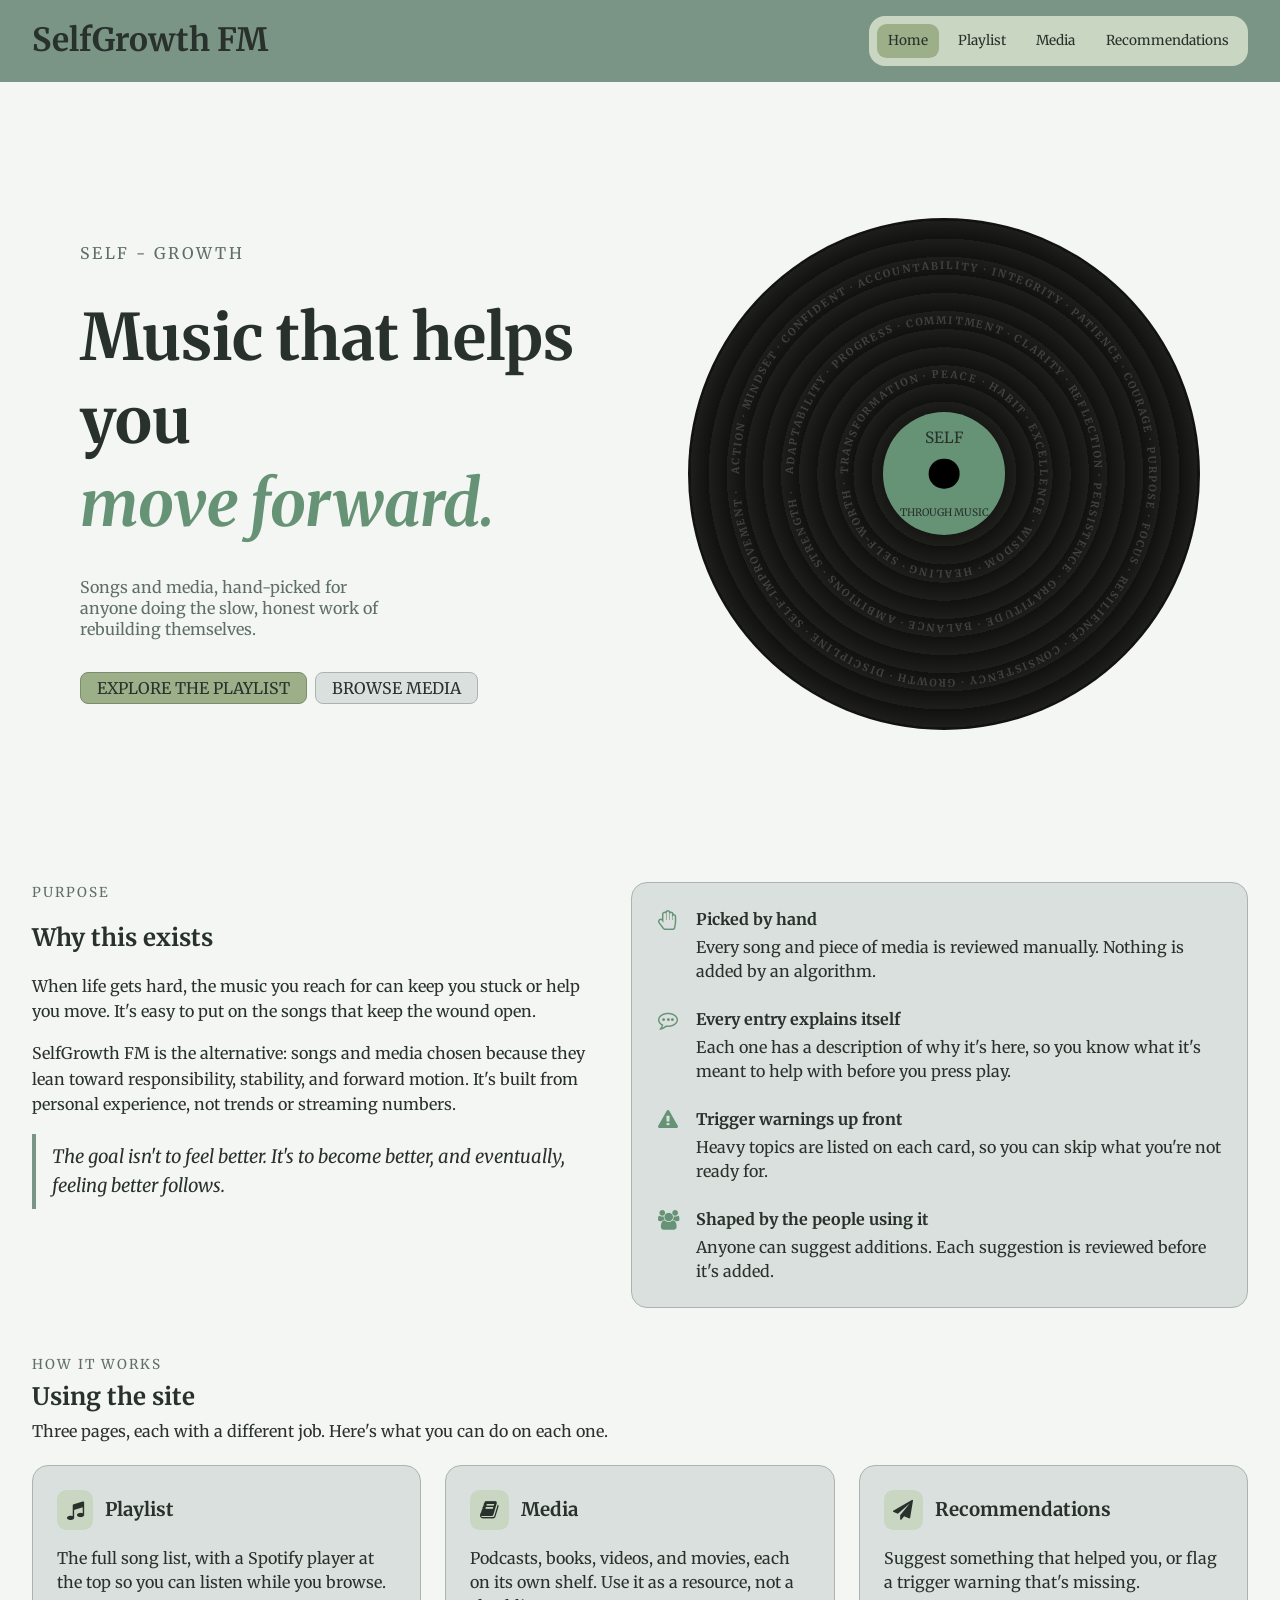
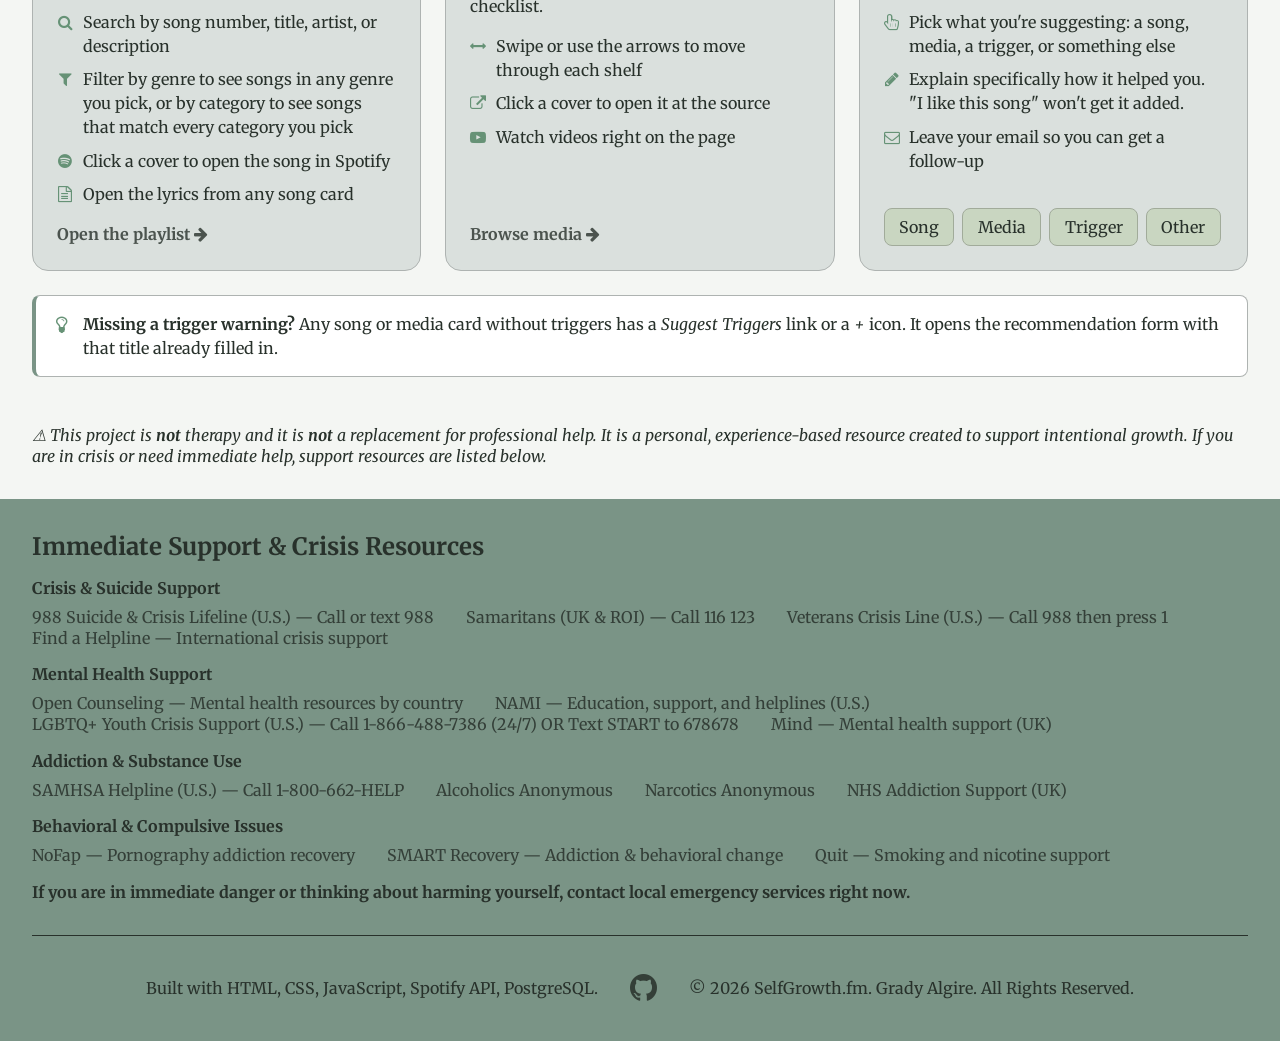
<file: index.html>
<!DOCTYPE html>
<html lang="en">

<head>
    <meta charset="UTF-8">
    <meta name="viewport" content="width=device-width, initial-scale=1.0">
    <title>SelfGrowth FM · Home</title>
    <link rel="stylesheet" href="/main.css">
    <link rel="stylesheet" href="/index.css">
    <link rel="preconnect" href="https://fonts.googleapis.com">
    <link rel="preconnect" href="https://fonts.gstatic.com" crossorigin>
    <link href="https://fonts.googleapis.com/css2?family=Merriweather:wght@400;700&display=swap" rel="stylesheet">
    <link rel="stylesheet" href="https://cdnjs.cloudflare.com/ajax/libs/font-awesome/4.7.0/css/font-awesome.min.css">
</head>

<body>

    <header>
        <h1><a href="/index.html">SelfGrowth FM</a></h1>
        <nav>
            <a href="/index.html" class="active">Home</a>
            <a href="/playlist/index.html">Playlist</a>
            <a href="/media/index.html">Media</a>
            <a href="/recommendations/index.html">Recommendations</a>
        </nav>
    </header>

    <main>

        <section class="home-hero">
            <div class="home-hero-text">
                <p class="home-eyebrow">SELF - GROWTH</p>
                <h2 class="home-title">
                    Music that helps you<br>
                    <em>move forward.</em>
                </h2>
                <p class="home-description">
                    Songs and media, hand-picked for anyone doing the slow, honest work of rebuilding themselves.
                </p>
                <div class="home-links">
                    <a href="/playlist/index.html" class="home-link primary">EXPLORE THE PLAYLIST</a>
                    <a href="/media/index.html" class="home-link">BROWSE MEDIA</a>
                </div>
            </div>
            <div class="vinyl" aria-hidden="true">
                <svg class="vinyl-word" viewBox="0 0 500 500" xmlns="http://www.w3.org/2000/svg">
                    <defs>

                        <!--
                        VINYL RECORD TEXT RINGS
                        ========================
                        This SVG sits inside .vinyl and spins with it automatically.

                        HOW TO ADJUST RINGS:
                        - The viewBox is "0 0 500 500", so the center is always 250,250
                        - Each ring is defined by its radius (e.g. 200 for outer, 94 for inner)
                        - To move a ring outward: increase the radius (max ~240 before hitting the edge)
                        - To move a ring inward: decrease the radius (min ~100 before hitting the label)
                        - To add a new ring: copy a <defs> path and <text> block, give it a new id, and set a new radius

                        HOW TO ADJUST TEXT:
                        - Edit the text content inside <textPath> to change words
                        - Use · as a separator between words so the loop looks intentional
                        - startOffset shifts where the text starts on the circle (0% = left edge, 25% = top, 50% = right edge)
                        - font-size, letter-spacing, and fill are controlled in index.css under .vinyl-word text

                        HOW THE PATH WORKS:
                        - "M 250,250" moves to center
                        - "m -RADIUS,0" shifts left to the starting point of the circle
                        - "a RADIUS,RADIUS 0 1,1 DIAMETER,0" draws the top half arc (DIAMETER = RADIUS * 2)
                        - "a RADIUS,RADIUS 0 1,1 -DIAMETER,0" draws the bottom half arc back
                        - Two arcs are used because SVG cannot draw a full 360° circle in one arc command
                        -->

                        <!-- inner ring 1 -->
                        <path id="ring-inner" d="M 250,250 m -94,0 a 94,94 0 1,1 188,0 a 94,94 0 1,1 -188,0" />
                        <!-- middle ring 2 -->
                        <path id="ring-middle" d="M 250,250 m -147,0 a 147,147 0 1,1 294,0 a 147,147 0 1,1 -294,0" />
                        <!-- outer ring 3 -->
                        <path id="ring-outer" d="M 250,250 m -200,0 a 200,200 0 1,1 400,0 a 200,200 0 1,1 -400,0" />
                    </defs>

                    <!-- inner ring text -->
                    <text>
                        <textPath href="#ring-inner" startOffset="0%">
                            TRANSFORMATION · PEACE · HABIT · EXCELLENCE · WISDOM · HEALING · SELF-WORTH ·
                        </textPath>
                    </text>

                    <!-- middle ring text -->
                    <text>
                        <textPath href="#ring-middle" startOffset="0%">
                            ADAPTABILITY · PROGRESS · COMMITMENT · CLARITY · REFLECTION · PERSISTENCE · GRATITUDE ·
                            BALANCE · AMBITIONS · STRENGTH ·
                        </textPath>
                    </text>

                    <!-- outer ring text -->
                    <text>
                        <textPath href="#ring-outer" startOffset="0%">
                            ACTION · MINDSET · CONFIDENT · ACCOUNTABILITY · INTEGRITY · PATIENCE · COURAGE · PURPOSE
                            · FOCUS · RESILIENCE · CONSISTENCY · GROWTH · DISCIPLINE · SELF-IMPROVEMENT ·
                        </textPath>
                    </text>
                </svg>
                <div class="vinyl-center">
                    <p class="vinyl-title">SELF</p>
                    <span class="vinyl-dot"></span>
                    <p class="vinyl-description">THROUGH MUSIC</p>
                </div>
            </div>
        </section>

        <section class="home-purpose">
            <div class="home-purpose-text">
                <p class="home-eyebrow">PURPOSE</p>
                <h2>Why this exists</h2>
                <p>
                    When life gets hard, the music you reach for can keep you stuck or help you move. It's easy to put on the songs that keep the wound open.
                </p>
                <p>
                    SelfGrowth FM is the alternative: songs and media chosen because they lean toward
                    responsibility, stability, and forward motion. It's built from personal experience, not trends or streaming numbers.
                </p>
                <blockquote class="home-purpose-quote">
                    The goal isn't to feel better. It's to become better, and eventually, feeling better follows.
                </blockquote>
            </div>
            <ul class="home-purpose-points">
                <li>
                    <i class="fa fa-hand-paper-o"></i>
                    <div>
                        <h3>Picked by hand</h3>
                        <p>Every song and piece of media is reviewed manually. Nothing is added by an algorithm.</p>
                    </div>
                </li>
                <li>
                    <i class="fa fa-commenting-o"></i>
                    <div>
                        <h3>Every entry explains itself</h3>
                        <p>Each one has a description of why it's here, so you know what it's meant to help with before you press play.</p>
                    </div>
                </li>
                <li>
                    <i class="fa fa-exclamation-triangle"></i>
                    <div>
                        <h3>Trigger warnings up front</h3>
                        <p>Heavy topics are listed on each card, so you can skip what you're not ready for.</p>
                    </div>
                </li>
                <li>
                    <i class="fa fa-users"></i>
                    <div>
                        <h3>Shaped by the people using it</h3>
                        <p>Anyone can suggest additions. Each suggestion is reviewed before it's added.</p>
                    </div>
                </li>
            </ul>
        </section>

        <section class="home-guide">
            <div class="home-guide-intro">
                <p class="home-eyebrow">HOW IT WORKS</p>
                <h2>Using the site</h2>
                <p>Three pages, each with a different job. Here's what you can do on each one.</p>
            </div>
            <div class="home-guide-cards">
                <article class="home-guide-card">
                    <div class="home-guide-header">
                        <i class="fa fa-music"></i>
                        <h3>Playlist</h3>
                    </div>
                    <p>The full song list, with a Spotify player at the top so you can listen while you browse.</p>
                    <ul>
                        <li><i class="fa fa-search"></i> Search by song number, title, artist, or description</li>
                        <li><i class="fa fa-filter"></i> Filter by genre to see songs in any genre you pick, or by category to see songs that match every category you pick</li>
                        <li><i class="fa fa-spotify"></i> Click a cover to open the song in Spotify</li>
                        <li><i class="fa fa-file-text-o"></i> Open the lyrics from any song card</li>
                    </ul>
                    <a href="/playlist/index.html" class="home-guide-link">Open the playlist <i class="fa fa-arrow-right"></i></a>
                </article>

                <article class="home-guide-card">
                    <div class="home-guide-header">
                        <i class="fa fa-book"></i>
                        <h3>Media</h3>
                    </div>
                    <p>Podcasts, books, videos, and movies, each on its own shelf. Use it as a resource, not a checklist.</p>
                    <ul>
                        <li><i class="fa fa-arrows-h"></i> Swipe or use the arrows to move through each shelf</li>
                        <li><i class="fa fa-external-link"></i> Click a cover to open it at the source</li>
                        <li><i class="fa fa-youtube-play"></i> Watch videos right on the page</li>
                    </ul>
                    <a href="/media/index.html" class="home-guide-link">Browse media <i class="fa fa-arrow-right"></i></a>
                </article>

                <article class="home-guide-card">
                    <div class="home-guide-header">
                        <i class="fa fa-paper-plane"></i>
                        <h3>Recommendations</h3>
                    </div>
                    <p>Suggest something that helped you, or flag a trigger warning that's missing.</p>
                    <ul>
                        <li><i class="fa fa-hand-pointer-o"></i> Pick what you're suggesting: a song, media, a trigger, or something else</li>
                        <li><i class="fa fa-pencil"></i> Explain specifically how it helped you. "I like this song" won't get it added.</li>
                        <li><i class="fa fa-envelope-o"></i> Leave your email so you can get a follow-up</li>
                    </ul>
                    <div class="home-guide-shortcuts">
                        <a href="/recommendations/?type=song">Song</a>
                        <a href="/recommendations/?type=media">Media</a>
                        <a href="/recommendations/?type=trigger">Trigger</a>
                        <a href="/recommendations/?type=other">Other</a>
                    </div>
                </article>
            </div>

            <div class="home-guide-tip">
                <i class="fa fa-lightbulb-o"></i>
                <p>
                    <strong>Missing a trigger warning?</strong> Any song or media card without triggers has a
                    <em>Suggest Triggers</em> link or a <em>+</em> icon. It opens the recommendation form with that title already filled in.
                </p>
            </div>
        </section>

        <p class="note">
            This project is <strong>not</strong> therapy and it is <strong>not</strong> a replacement for professional
            help. It is a personal, experience-based resource created to support intentional growth. If you are in
            crisis or need immediate help, support resources are listed below.
        </p>

    </main>

    <footer id="footer"></footer>

    <script src="/assets/footer.js"></script>
</body>

</html>
</file>
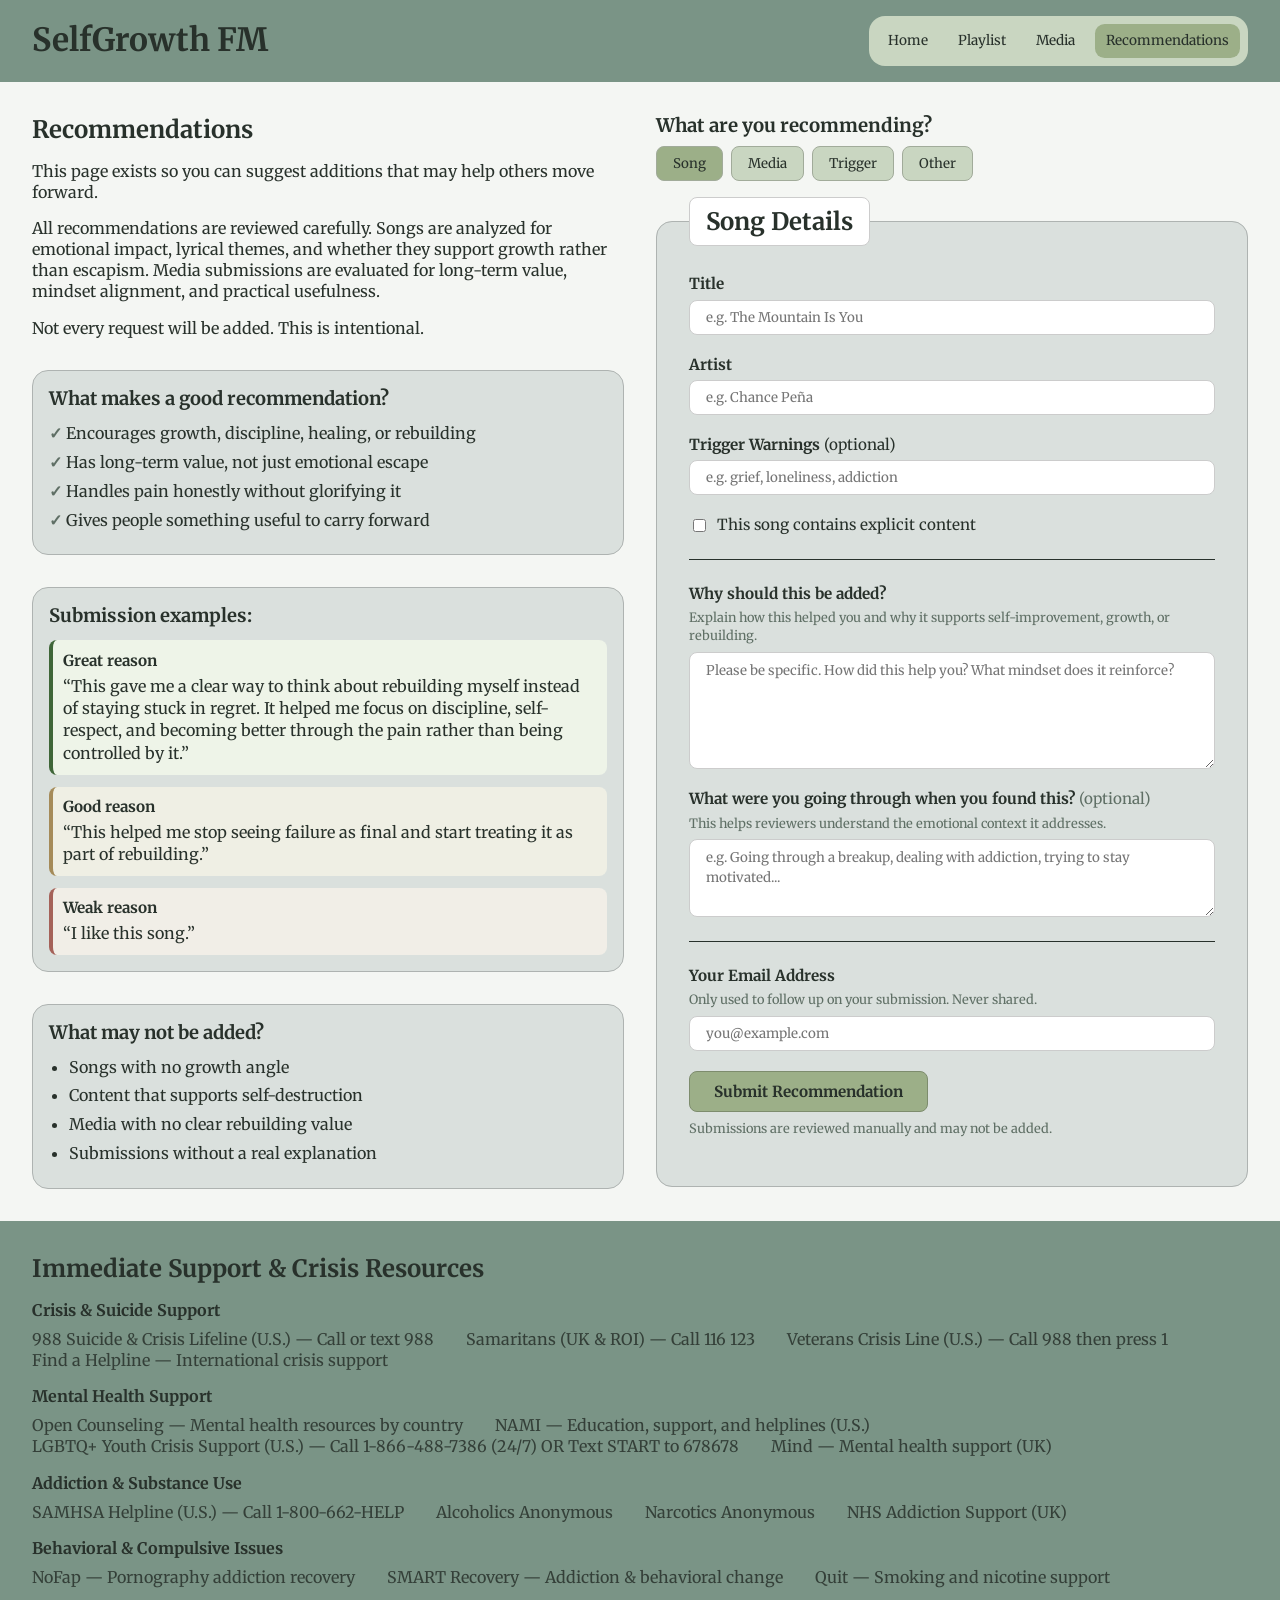
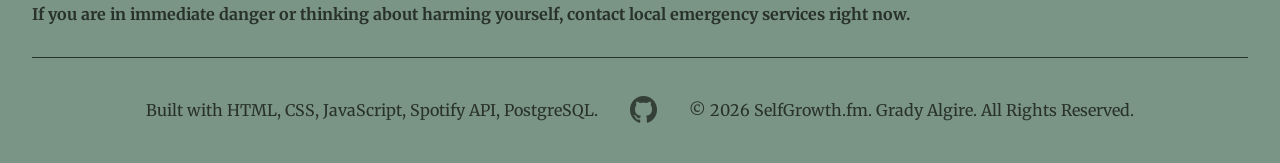
<file: recommendations/index.html>
<!DOCTYPE html>
<html lang="en">

<head>
    <meta charset="UTF-8">
    <meta name="viewport" content="width=device-width, initial-scale=1.0">
    <title>SelfGrowth FM · Recommendations</title>
    <link rel="stylesheet" href="/recommendations/index.css">
    <link rel="preconnect" href="https://fonts.googleapis.com">
    <link rel="preconnect" href="https://fonts.gstatic.com" crossorigin>
    <link href="https://fonts.googleapis.com/css2?family=Merriweather:wght@400;700&display=swap" rel="stylesheet">
    <link rel="stylesheet" href="https://cdnjs.cloudflare.com/ajax/libs/font-awesome/4.7.0/css/font-awesome.min.css">
</head>

<body>

    <header>
        <h1><a href="/index.html">SelfGrowth FM</a></h1>
        <nav>
            <a href="/index.html">Home</a>
            <a href="/playlist/index.html">Playlist</a>
            <a href="/media/index.html">Media</a>
            <a href="/recommendations/index.html" class="active">Recommendations</a>
        </nav>
    </header>

    <main>

        <section class="recommendations">

            <div class="recommendations-info">

                <div class="recommendations-hero">
                    <h2 class="page-title">Recommendations</h2>
                    <p>This page exists so you can suggest additions that may help others move forward.</p>
                    <p>All recommendations are reviewed carefully. Songs are analyzed for emotional impact, lyrical themes, and whether they support growth rather than escapism. Media submissions are evaluated for long-term value, mindset alignment, and practical usefulness.</p>
                    <p>Not every request will be added. This is intentional.</p>
                </div>

                <div class="recommendations-info-card">
                    <h2>What makes a good recommendation?</h2>
                    <ul class="recommendations-checklist">
                        <li>Encourages growth, discipline, healing, or rebuilding</li>
                        <li>Has long-term value, not just emotional escape</li>
                        <li>Handles pain honestly without glorifying it</li>
                        <li>Gives people something useful to carry forward</li>
                    </ul>
                </div>

                <div class="recommendations-info-card">
                    <h2>Submission examples:</h2>
                    <div class="recommendations-example great">
                        <h3>Great reason</h3>
                        <p>“This gave me a clear way to think about rebuilding myself instead of
                        staying stuck in regret. It helped me focus on discipline, self-respect,
                        and becoming better through the pain rather than being controlled by it.”</p>
                    </div>
                    <div class="recommendations-example good">
                        <h3>Good reason</h3>
                        <p>“This helped me stop seeing failure as final and start treating it as part of rebuilding.”</p>
                    </div>
                    <div class="recommendations-example weak">
                        <h3>Weak reason</h3>
                        <p>“I like this song.”</p>
                    </div>
                </div>

                <div class="recommendations-info-card">
                    <h2>What may not be added?</h2>
                    <ul>
                        <li>Songs with no growth angle</li>
                        <li>Content that supports self-destruction</li>
                        <li>Media with no clear rebuilding value</li>
                        <li>Submissions without a real explanation</li>
                    </ul>
                </div>
            </div>

            <div class="recommendations-form">
                <h3>What are you recommending?</h3>
                <div class="recommendation-options">
                    <button type="button" class="recommendation-option" onclick="loadForm('song', 0)">Song</button>
                    <button type="button" class="recommendation-option" onclick="loadForm('media', 1)">Media</button>
                    <button type="button" class="recommendation-option" onclick="loadForm('trigger', 2)">Trigger</button>
                    <button type="button" class="recommendation-option" onclick="loadForm('other', 3)">Other</button>
                </div>
                <!-- hidden form for netlify form detection -->
                <form name="recommendation-form" method="POST" data-netlify="true" hidden>
                    <input type="text" name="title">
                    <input type="text" name="artist">
                    <input type="text" name="triggers">
                    <input type="checkbox" name="explicit">
                    <input type="text" name="artist-author-creator">
                    <input type="url" name="link">
                    <select name="type"></select>
                    <input type="text" name="target_title">
                    <textarea name="suggestion"></textarea>
                    <textarea name="reason"></textarea>
                    <textarea name="context"></textarea>
                    <input type="email" name="email">
                </form>
                <!-- actual form users will see -->
                <form id="recommendation-form" name="recommendation-form" method="POST" class="recommendation-form" data-netlify="true"></form>
            </div>

        </section>

    </main>

    <footer id="footer"></footer>

    <script src="/recommendations/index.js"></script>
    <script src="/assets/footer.js"></script>
</body>

</html>
</file>
<file: main.css>
/*************** GLOBAL VARIABLES ***************/
:root {
    /*********** FONT ***********/
    --font-body: "Merriweather", serif;

    /*********** TEXT ***********/
    --text-primary: #28312b;
    --text-secondary: #5f6f65;

    /******** BACKGROUND ********/
    --bg-body: #f4f6f3;
    --bg-header: #7a9486;
    --bg-footer: #7a9486;
    --bg-card-primary: #dae0dd;
    --bg-button: #c9d6c1;
    --bg-button-hover:#b2c0a3;
    --bg-button-active: #9caf88;

    /********** BORDER **********/
    --border-primary: var(--text-primary);

    /********* DIVIDERS *********/
    --divider-primary: var(--text-primary);
}

/********************* BODY *********************/
body {
    /* Layout */
    display: flex;
    flex-direction: column;
    line-height: 1.3;
    margin: 0;

    /* Appearance */
    color: var(--text-primary);
    background-color: var(--bg-body);
    font-family: var(--font-body);
}

h1, h2, h3, h4, h5, h6, p, ul, hr {
    /* Layout */
    margin: 0;
}

a {
    color: var(--text-primary);
}

/******************** HEADER ********************/
header {
    /* Sticky header */
    position: sticky;
    top: 0;
    z-index: 100;

    /* Layout */
    display: flex;
    justify-content: space-between;
    align-items: center;
    padding: 1rem 2rem;

    /* Appearance */
    background-color: var(--bg-header);
}

header h1 a {
    /* Appearance */
    text-decoration: none;
}

header nav {
    /* Layout */
    display: flex;

    /* Appearance */
    background-color: var(--bg-button);
    border-radius: 1rem;
    padding: .5rem;
    gap: .5rem;
}

header nav a {
    /* Layout */
    padding: .5rem .7rem;
    font-size: 85%;

    /* Appearance */
    text-decoration: none;
    border-radius: .6rem;
    transition:
        background-color 0.2s ease,
        color 0.2s ease,
        transform 0.15s ease;
}

header nav a:hover {
    /* Appearance */
    background-color: var(--bg-button-hover);
}

header nav a.active {
    /* Appearance */
    background-color: var(--bg-button-active);
}

/********************* MAIN *********************/
main {
    /* Layout */
    padding: 2rem;
}

.note {
    font-style: italic;
}

.note::before {
    content: "⚠ ";
}

/******************** FOOTER ********************/
footer {
    /* Layout */
    display: flex;
    flex-direction: column;
    padding: 2rem;
    gap: 2rem;

    /* Appearance */
    background-color: var(--bg-footer);
}

footer .resources {
    /* Layout */
    display: flex;
    flex-direction: column;
    gap: 1rem;
}

footer .resource-category {
    /* Layout */
    display: flex;
    flex-direction: column;
    gap: .5rem;
}

footer .resource-links {
    /* Layout */
    display: flex;
    flex-wrap: wrap;
    column-gap: 2rem;
}

footer a {
    /* Appearance */
    text-decoration: none;
    opacity: 0.85;
    transition: opacity 0.2s ease;
}

footer a:hover {
    /* Appearance */
    opacity: 1;
    text-decoration: underline;
}

footer hr {
    /* Layout */
    width: 100%;

    /* Appearance */
    border: none;
    border-top: 1px solid var(--divider-primary);
}

footer .copyright {
    /* Layout */
    display: flex;
    justify-content: center;
    align-items: center;
    padding: 0;
    gap: 2rem;
}

footer .copyright a {
    /* Appearance */
    font-size: 200%;
}

footer .copyright a:hover {
    /* Appearance */
    text-decoration: none;
}

/******************** MOBILE ********************/
@media (max-width: 768px) {

    /********************* BODY *********************/
    body {
        font-size: 75%;
    }
    
    /******************** HEADER ********************/
    header {
        /* Layout */
        flex-direction: column;
        gap: .5rem;
    }

    /********************* MAIN *********************/
    main {
        /* Layout */
        padding: 1rem;
    }

    /******************** FOOTER ********************/
    footer {
        /* Layout */
        padding: 1rem;
        gap: 1rem;
    }

    footer .resource-links {
        /* Layout */
        flex-direction: column;
    }

    footer .copyright {
        /* Layout */
        flex-direction: column;
        gap: 1rem;
    }
}
</file>
<file: index.css>
/*************** GLOBAL VARIABLES ***************/
:root {
    /*********** TEXT ***********/
    --text-accent: #669276;
    --text-vinyl: rgba(255, 255, 255, 0.18);

    /******** BACKGROUND ********/
    --bg-card-secondary: #ffffff;
    --bg-vinyl-groove-dark: #111110;
    --bg-vinyl-groove-light: #1e1e1b;
    --bg-vinyl-label: var(--text-accent);
    --bg-vinyl-hole: #000000;
}

/********************* MAIN *********************/
main {
    /* Layout */
    display: flex;
    flex-direction: column;
    gap: 3rem;
}

.home-eyebrow {
    /* Layout */
    font-size: 85%;

    /* Appearance */
    color: var(--text-secondary);
    letter-spacing: .15em;
}

/********************* HERO *********************/
.home-hero {
    /* Layout */
    display: flex;
    justify-content: center;
    align-items: center;
    height: 80vh;

    /* Rotating .vinyl's bounding box grows diagonally mid-spin, clip it so no horizontal scroll bar appears */
    overflow-x: clip;
}

.home-hero-text {
    /* Layout */
    display: flex;
    flex-direction: column;
    width: 50%;
    gap: 2rem;
}

.home-title {
    /* Layout */
    font-size: clamp(2rem, 5vw, 4rem);
}

.home-title em {
    /* Appearance */
    color: var(--text-accent);
}

.home-hero .home-eyebrow,
.home-description {
    /* Layout */
    width: 50%;
    font-size: clamp(.5rem, 2vw, 1rem);

    /* Appearance */
    color: var(--text-secondary);
}

.home-links {
    /* Layout */
    display: flex;
    gap: .5rem;
}

.home-link {
    /* Layout */
    padding: .3rem 1rem;
    font-size: clamp(.5rem, 2vw, 1rem);

    /* Appearance */
    text-decoration: none;
    background-color: var(--bg-card-primary);
    border: 1px solid color-mix(
        in srgb,
        var(--bg-card-primary),
        #000000 20%
    );
    border-radius: .5rem;
    transition:
        background-color 0.2s ease,
        transform 0.15s ease;
}

.home-link.primary {
    /* Appearance */
    background-color: var(--bg-button-active);
    border-color: color-mix(
        in srgb,
        var(--bg-button-active),
        #000000 20%
    );
}

.home-link:hover {
    /* Appearance */
    transform: translateY(-2px);
    background-color: var(--bg-button-hover);
}

/********************* VINYL ********************/
.vinyl {
    /* Layout */
    position: relative;
    display: flex;
    justify-content: center;
    align-items: center;
    width: clamp(250px, 40vw, 700px);
    aspect-ratio: 1 / 1;
    flex-shrink: 1;

    /* Appearance */
    background: repeating-radial-gradient(
        circle at center,
        var(--bg-vinyl-groove-dark) 0%,
        var(--bg-vinyl-groove-light) 5%
    );
    border-radius: 50%;
    animation: spin 20s linear infinite;
}

.vinyl-word {
    /* Layout */
    position: absolute;
    top: 0;
    left: 0;
    width: 100%;
    height: 100%;
}

.vinyl-word text {
    /* Layout */
    font-size: 10px;

    /* Appearance */
    font-family: var(--font-body);
    font-weight: 700;
    letter-spacing: .2em;
    fill: var(--text-vinyl);
}

.vinyl-center {
    /* Layout */
    position: relative;
    display: flex;
    flex-direction: column;
    justify-content: space-between;
    align-items: center;
    width: 18%;
    aspect-ratio: 1 / 1;
    padding: 3%;

    /* Appearance */
    background-color: var(--bg-vinyl-label);
    border-radius: 50%;
}

.vinyl-dot {
    /* Layout */
    position: absolute;
    top: 50%;
    left: 50%;
    width: 25%;
    aspect-ratio: 1 / 1;

    /* Appearance */
    background-color: var(--bg-vinyl-hole);
    border-radius: 50%;
    transform: translate(-50%, -50%);
}

.vinyl-title {
    /* Layout */
    font-size: clamp(.6rem, 1.2vw, 1rem);
}

.vinyl-description {
    /* Layout */
    font-size: clamp(.35rem, .8vw, .65rem);
}

@keyframes spin {
    from {
        transform: rotate(0deg);
    }

    to {
        transform: rotate(360deg);
    }
}

@media (prefers-reduced-motion: reduce) {
    .vinyl {
        /* Appearance */
        animation: none;
    }
}

/******************** PURPOSE *******************/
.home-purpose {
    /* Layout */
    display: flex;
    gap: 2rem;
}

.home-purpose-text {
    /* Layout */
    display: flex;
    flex-direction: column;
    width: 50%;
    gap: 1rem;
    line-height: 1.6;
}

.home-purpose-quote {
    /* Layout */
    margin: 0;
    padding: .5rem 1rem;
    font-size: 115%;

    /* Appearance */
    font-style: italic;
    border-left: 4px solid var(--bg-header);
}

.home-purpose-points {
    /* Layout */
    display: flex;
    flex-direction: column;
    width: 50%;
    padding: 1.5rem;
    gap: 1.5rem;

    /* Appearance */
    list-style: none;
    background-color: var(--bg-card-primary);
    border: 1px solid color-mix(
        in srgb,
        var(--bg-card-primary),
        #000000 20%
    );
    border-radius: 1rem;
}

.home-purpose-points li {
    /* Layout */
    display: flex;
    gap: 1rem;
    line-height: 1.5;
}

.home-purpose-points i {
    /* Layout */
    flex-shrink: 0;
    width: 1.5rem;
    padding-top: .2rem;
    font-size: 125%;
    text-align: center;

    /* Appearance */
    color: var(--text-accent);
}

.home-purpose-points h3 {
    /* Layout */
    margin-bottom: .25rem;
    font-size: 100%;
}

/********************* GUIDE ********************/
.home-guide {
    /* Layout */
    display: flex;
    flex-direction: column;
    gap: 1.5rem;
}

.home-guide-intro {
    /* Layout */
    display: flex;
    flex-direction: column;
    gap: .5rem;
}

.home-guide-cards {
    /* Layout */
    display: flex;
    gap: 1.5rem;
}

.home-guide-card {
    /* Layout */
    display: flex;
    flex-direction: column;
    flex: 1;
    padding: 1.5rem;
    gap: 1rem;
    line-height: 1.5;

    /* Appearance */
    background-color: var(--bg-card-primary);
    border: 1px solid color-mix(
        in srgb,
        var(--bg-card-primary),
        #000000 20%
    );
    border-radius: 1rem;
}

.home-guide-header {
    /* Layout */
    display: flex;
    align-items: center;
    gap: .75rem;
}

.home-guide-header i {
    /* Layout */
    padding: .6rem;
    font-size: 125%;

    /* Appearance */
    background-color: var(--bg-button);
    border-radius: .6rem;
}

.home-guide-card ul {
    /* Layout */
    display: flex;
    flex-direction: column;
    flex: 1;
    padding: 0;
    gap: .6rem;

    /* Appearance */
    list-style: none;
}

.home-guide-card li {
    /* Layout */
    display: flex;
    gap: .6rem;
}

.home-guide-card li i {
    /* Layout */
    flex-shrink: 0;
    width: 1rem;
    padding-top: .25rem;
    text-align: center;

    /* Appearance */
    color: var(--text-accent);
}

.home-guide-link {
    /* Layout */
    width: fit-content;

    /* Appearance */
    font-weight: bold;
    text-decoration: none;
    opacity: .8;
    transition: opacity 0.2s ease;
}

.home-guide-link:hover {
    /* Appearance */
    opacity: 1;
}

.home-guide-shortcuts {
    /* Layout */
    display: flex;
    flex-wrap: wrap;
    gap: .5rem;
}

.home-guide-shortcuts a {
    /* Layout */
    padding: .4rem .9rem;

    /* Appearance */
    text-decoration: none;
    background-color: var(--bg-button);
    border: 1px solid color-mix(
        in srgb,
        var(--bg-button),
        #000000 20%
    );
    border-radius: .5rem;
    transition: background-color 0.2s ease;
}

.home-guide-shortcuts a:hover {
    /* Appearance */
    background-color: var(--bg-button-hover);
}

.home-guide-tip {
    /* Layout */
    display: flex;
    align-items: flex-start;
    padding: 1rem 1.25rem;
    gap: 1rem;
    line-height: 1.5;

    /* Appearance */
    background-color: var(--bg-card-secondary);
    border: 1px solid color-mix(
        in srgb,
        var(--bg-card-primary),
        #000000 20%
    );
    border-left: 4px solid var(--bg-header);
    border-radius: .5rem;
}

.home-guide-tip i {
    /* Layout */
    padding-top: .15rem;
    font-size: 125%;

    /* Appearance */
    color: var(--text-accent);
}

/******************** MOBILE ********************/
@media (max-width: 1020px) {

    /********************* MAIN *********************/
    main {
        /* Layout */
        gap: 2rem;
    }

    /********************* HERO *********************/
    .home-hero {
        /* Layout */
        flex-direction: column;
        height: auto;
        padding: 1rem 0;
        gap: 2rem;
        text-align: center;
    }

    .home-hero-text {
        /* Layout */
        width: 100%;
        align-items: center;
    }

    .home-links {
        /* Layout */
        justify-content: center;
        flex-wrap: wrap;
    }

    /********************* VINYL ********************/
    .vinyl {
        /* Layout */
        width: clamp(220px, 75vw, 400px);
    }

    /******************** PURPOSE *******************/
    .home-purpose {
        /* Layout */
        flex-direction: column;
    }

    .home-purpose-text,
    .home-purpose-points {
        /* Layout */
        width: auto;
    }

    /********************* GUIDE ********************/
    .home-guide-cards {
        /* Layout */
        flex-direction: column;
    }
}

@media (max-width: 768px) {

    /******************** PURPOSE *******************/
    .home-purpose-points {
        /* Layout */
        padding: 1rem;
        gap: 1rem;
    }

    /********************* GUIDE ********************/
    .home-guide-card {
        /* Layout */
        padding: 1rem;
    }
}
</file>
<file: recommendations/index.css>
@import url("../main.css");

/*************** GLOBAL VARIABLES ***************/
:root {
    /******** BACKGROUND ********/
    --bg-form-input: #ffffff;
    --bg-example-great: #eef4e8;
    --bg-example-good: #efefe4;
    --bg-example-weak: #f1eee7;

    /********** BORDER **********/
    --border-example-great: #3f6638;
    --border-example-good: #a58b59;
    --border-example-weak: #a56259;
    --border-focus: var(--bg-header);
}

/**************** RECOMMENDATIONS ***************/
.recommendations {
    /* Layout */
    display: flex;
    gap: 2rem;
}

.recommendations-info,
.recommendations-form {
    /* Layout */
    width: 50%;
}

/************** RECOMMENDATIONS INFO ************/
.recommendations-info {
    /* Layout */
    display: flex;
    flex-direction: column;
    gap: 2rem;
}

.recommendations-hero {
    /* Layout */
    display: flex;
    flex-direction: column;
    gap: 1rem;
}

.recommendations-info-card {
    /* Layout */
    display: flex;
    flex-direction: column;
    padding: 1rem;
    gap: .75rem;

    /* Appearance */
    background-color: var(--bg-card-primary);
    border: 1px solid color-mix(
        in srgb,
        var(--bg-card-primary),
        #000000 20%
    );
    border-radius: 1rem;
}

.recommendations-info-card h2 {
    /* Layout */
    font-size: 115%;
}

.recommendations-info-card h3 {
    /* Layout */
    margin-bottom: .25rem;
    font-size: 95%;
}

.recommendations-info-card p {
    /* Layout */
    line-height: 1.4;
}

.recommendations-info-card ul {
    /* Layout */
    padding-left: 1.25rem;
}

.recommendations-info-card li {
    /* Layout */
    margin-bottom: .45rem;
    line-height: 1.35;
}

.recommendations-checklist {
    /* Layout */
    padding-left: 0 !important;

    /* Appearance */
    list-style: none;
}

.recommendations-checklist li::before {
    /* Appearance */
    content: "✓ ";
    font-weight: bold;
    color: var(--text-secondary);
}

/************ SUBMISSION EXAMPLES ************/
.recommendations-example {
    /* Layout */
    padding: .65rem;

    /* Appearance */
    border-radius: .5rem;
}

.recommendations-example.great {
    /* Appearance */
    background-color: var(--bg-example-great);
    border-left: 4px solid var(--border-example-great);
}

.recommendations-example.good {
    /* Appearance */
    background-color: var(--bg-example-good);
    border-left: 4px solid var(--border-example-good);
}

.recommendations-example.weak {
    /* Appearance */
    background-color: var(--bg-example-weak);
    border-left: 4px solid var(--border-example-weak);
}

/************* RECOMMENDATION OPTIONS ***********/
.recommendation-options {
    /* Layout */
    display: flex;
    flex-wrap: wrap;
    padding: .5rem 0 1rem;
    gap: .5rem;
}

.recommendation-option {
    /* Layout */
    padding: .5rem 1rem;

    /* Appearance */
    font-family: var(--font-body);
    background-color: var(--bg-button);
    color: var(--text-primary);
    border: 1px solid color-mix(
        in srgb,
        var(--bg-button),
        #000000 20%
    );
    border-radius: .5rem;
    cursor: pointer;
    transition:
        background-color 0.2s ease,
        color 0.2s ease,
        transform 0.15s ease;
}

.recommendation-option:hover {
    /* Appearance */
    background-color: var(--bg-button-hover);
}

.recommendation-option.active {
    /* Appearance */
    background-color: var(--bg-button-active);
}

/************** RECOMMENDATION FORM *************/
.recommendation-form fieldset {
    /* Layout */
    margin: 0;
    padding: 1.75rem 2rem;

    /* Appearance */
    background-color: var(--bg-card-primary);
    border: 1px solid color-mix(
        in srgb,
        var(--bg-card-primary),
        #000000 20%
    );
    border-radius: 1rem;
}

.recommendation-form legend {
    /* Layout */
    padding: .5rem 1rem;
    font-size: 150%;

    /* Appearance */
    font-weight: bold;
    background-color: var(--bg-form-input);
    border: 1px solid color-mix(
        in srgb,
        var(--bg-form-input),
        #000000 20%
    );
    border-radius: .5rem;
}

.recommendation-form-group {
    /* Layout */
    margin-bottom: 1.25rem;
}

.recommendation-form-group label {
    /* Layout */
    display: block;
    margin-bottom: .35rem;
    font-size: 95%;
}

.recommendation-form-note {
    /* Layout */
    margin-bottom: .4rem;
    font-size: 80%;
    line-height: 1.4;

    /* Appearance */
    color: var(--text-secondary);
}

.field-optional {
    /* Appearance */
    color: var(--text-secondary);
}

.recommendation-form input[type="text"],
.recommendation-form input[type="email"],
.recommendation-form input[type="url"],
.recommendation-form select,
.recommendation-form textarea {
    /* Layout */
    display: block;
    box-sizing: border-box;
    width: 100%;
    padding: .5rem 1rem;

    /* Appearance */
    font-family: var(--font-body);
    color: var(--text-primary);
    background-color: var(--bg-form-input);
    border: 1px solid color-mix(
        in srgb,
        var(--bg-form-input),
        #000000 20%
    );
    border-radius: .5rem;
    transition: border-color 0.2s ease, box-shadow 0.2s ease;
}

.recommendation-form textarea {
    /* Layout */
    line-height: 1.5;

    /* Appearance */
    resize: vertical;
}

.recommendation-form input:focus,
.recommendation-form select:focus,
.recommendation-form textarea:focus {
    /* Appearance */
    outline: none;
    border-color: var(--border-focus);
    box-shadow: 0 0 0 3px color-mix(
        in srgb,
        var(--border-focus),
        transparent 80%
    );
}

.checkbox {
    /* Layout */
    display: flex;
    align-items: center;
    gap: .5rem;
}

.checkbox label {
    /* Layout */
    margin: 0;
}

.form-divider {
    /* Layout */
    margin: 1.5rem 0;

    /* Appearance */
    border: none;
    border-top: 1px solid var(--divider-primary);
}

.recommendation-form-submit {
    /* Layout */
    margin-bottom: .5rem;
    padding: .65rem 1.5rem;
    font-size: 95%;

    /* Appearance */
    font-family: var(--font-body);
    font-weight: bold;
    background-color: var(--bg-button-active);
    color: var(--text-primary);
    border: 1px solid color-mix(
        in srgb,
        var(--bg-button-active),
        #000000 20%
    );
    border-radius: .5rem;
    cursor: pointer;
    transition: background-color 0.2s ease, scale 0.15s ease;
}

.recommendation-form-submit:hover {
    /* Appearance */
    background-color: color-mix(
        in srgb,
        var(--bg-button-active),
        #000000 10%
    );
}

.recommendation-form-submit:active {
    /* Appearance */
    scale: .98;
}

/******************** TABLET ********************/
@media (max-width: 1020px) {

    /**************** RECOMMENDATIONS ***************/
    .recommendations {
        /* Layout */
        flex-direction: column;
    }

    .recommendations-info,
    .recommendations-form {
        /* Layout */
        width: 100%;
    }

    /************** RECOMMENDATIONS INFO ************/
    .recommendations-info {
        /* Layout */
        gap: 1rem;
    }
}

/******************** MOBILE ********************/
@media (max-width: 768px) {

    /**************** RECOMMENDATIONS ***************/
    .recommendations {
        /* Layout */
        gap: 2rem;
    }

    /************** RECOMMENDATIONS INFO ************/
    .recommendations-info-card {
        /* Layout */
        padding: .5rem;
        gap: .5rem;
    }

    /************* RECOMMENDATION OPTIONS ***********/
    .recommendation-option {
        /* Layout */
        padding: .2rem .5rem;
        font-size: 65%;

        /* Appearance */
        border-radius: .3rem;
    }

    /************** RECOMMENDATION FORM *************/
    .recommendation-form fieldset {
        /* Layout */
        padding: 1rem;
    }

    .recommendation-form legend {
        /* Layout */
        font-size: 125%;
    }
}
</file>
